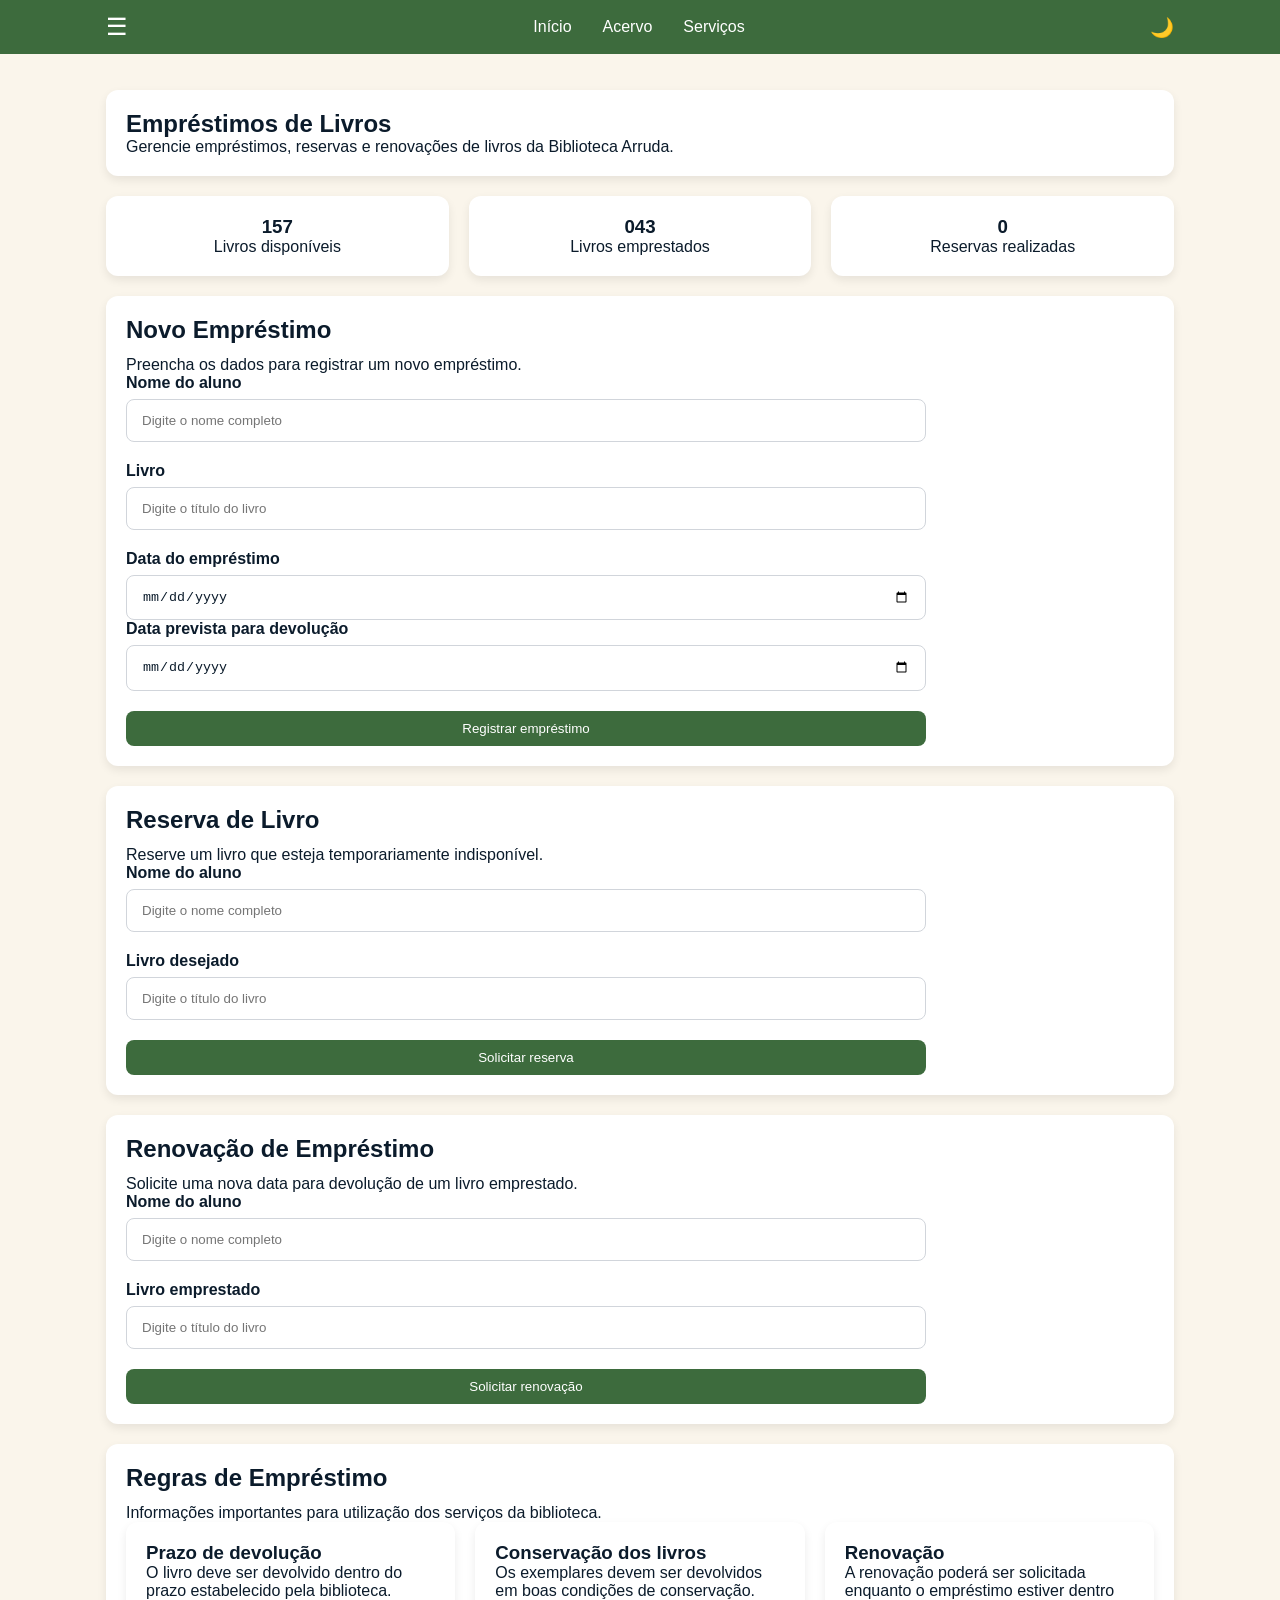
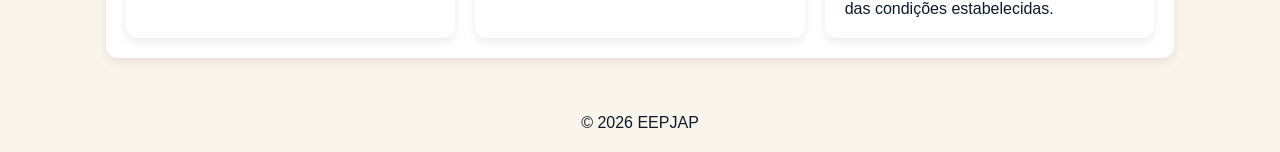
<file: emprestimos.html>
<!DOCTYPE html>
<html lang="pt-BR">

<head>

    <meta charset="UTF-8">

    <meta
        name="viewport"
        content="width=device-width, initial-scale=1.0">

    <title>Empréstimos - Biblioteca Arruda</title>

    <link
        rel="stylesheet"
        href="style.css">

</head>


<body>


<!-- MENU -->

<nav>

    <div class="nav-inner">

        <button
            class="menu-toggle"
            id="menu-toggle"
            aria-expanded="false">
            ☰
        </button>


        <div
            class="menu"
            id="main-menu">

            <a href="index.html">
                Início
            </a>

            <a href="acervo.html">
                Acervo
            </a>

            <a href="servico.html">
                Serviços
            </a>

        </div>


        <button id="tema-btn">
            Tema
        </button>

    </div>

</nav>



<!-- CONTEÚDO PRINCIPAL -->

<main class="container">


    <!-- CABEÇALHO -->

    <section class="page-intro">

        <h1>
            Empréstimos de Livros
        </h1>

        <p>
            Gerencie empréstimos, reservas e renovações
            de livros da Biblioteca Arruda.
        </p>

    </section>



    <!-- ESTATÍSTICAS -->

    <div class="stats">

        <div class="stat-card">

            <h3>
                157
            </h3>

            <p>
                Livros disponíveis
            </p>

        </div>


        <div class="stat-card">

            <h3>
                043
            </h3>

            <p>
                Livros emprestados
            </p>

        </div>


        <div class="stat-card">

            <h3>
                0
            </h3>

            <p>
                Reservas realizadas
            </p>

        </div>

    </div>



    <!-- NOVO EMPRÉSTIMO -->

    <section>

        <div class="section-header">

            <h2>
                Novo Empréstimo
            </h2>

            <p>
                Preencha os dados para registrar
                um novo empréstimo.
            </p>

        </div>


        <form
            id="form-emprestimo"
            class="library-form">


            <div class="form-group">

                <label for="aluno">
                    Nome do aluno
                </label>

                <input
                    type="text"
                    id="aluno"
                    name="aluno"
                    placeholder="Digite o nome completo"
                    required>

            </div>


            <div class="form-group">

                <label for="livro">
                    Livro
                </label>

                <input
                    type="text"
                    id="livro"
                    name="livro"
                    placeholder="Digite o título do livro"
                    required>

            </div>


            <div class="form-row">

                <div class="form-group">

                    <label for="data-emprestimo">
                        Data do empréstimo
                    </label>

                    <input
                        type="date"
                        id="data-emprestimo"
                        name="data-emprestimo"
                        required>

                </div>


                <div class="form-group">

                    <label for="data-devolucao">
                        Data prevista para devolução
                    </label>

                    <input
                        type="date"
                        id="data-devolucao"
                        name="data-devolucao"
                        required>

                </div>

            </div>


            <button
                type="submit"
                class="btn">

                Registrar empréstimo

            </button>


        </form>

    </section>



    <!-- RESERVA -->

    <section>

        <div class="section-header">

            <h2>
                Reserva de Livro
            </h2>

            <p>
                Reserve um livro que esteja
                temporariamente indisponível.
            </p>

        </div>


        <form
            id="form-reserva"
            class="library-form">


            <div class="form-group">

                <label for="nome-reserva">
                    Nome do aluno
                </label>

                <input
                    type="text"
                    id="nome-reserva"
                    name="nome-reserva"
                    placeholder="Digite o nome completo"
                    required>

            </div>


            <div class="form-group">

                <label for="livro-reserva">
                    Livro desejado
                </label>

                <input
                    type="text"
                    id="livro-reserva"
                    name="livro-reserva"
                    placeholder="Digite o título do livro"
                    required>

            </div>


            <button
                type="submit"
                class="btn">

                Solicitar reserva

            </button>


        </form>

    </section>



    <!-- RENOVAÇÃO -->

    <section>

        <div class="section-header">

            <h2>
                Renovação de Empréstimo
            </h2>

            <p>
                Solicite uma nova data para devolução
                de um livro emprestado.
            </p>

        </div>


        <form
            id="form-renovacao"
            class="library-form">


            <div class="form-group">

                <label for="aluno-renovacao">
                    Nome do aluno
                </label>

                <input
                    type="text"
                    id="aluno-renovacao"
                    name="aluno-renovacao"
                    placeholder="Digite o nome completo"
                    required>

            </div>


            <div class="form-group">

                <label for="livro-renovacao">
                    Livro emprestado
                </label>

                <input
                    type="text"
                    id="livro-renovacao"
                    name="livro-renovacao"
                    placeholder="Digite o título do livro"
                    required>

            </div>


            <button
                type="submit"
                class="btn">

                Solicitar renovação

            </button>


        </form>

    </section>



    <!-- REGRAS -->

    <section>

        <div class="section-header">

            <h2>
                Regras de Empréstimo
            </h2>

            <p>
                Informações importantes para utilização
                dos serviços da biblioteca.
            </p>

        </div>


        <div class="grid">


            <div class="card">

                <h3>
                    Prazo de devolução
                </h3>

                <p>
                    O livro deve ser devolvido dentro
                    do prazo estabelecido pela biblioteca.
                </p>

            </div>



            <div class="card">

                <h3>
                    Conservação dos livros
                </h3>

                <p>
                    Os exemplares devem ser devolvidos
                    em boas condições de conservação.
                </p>

            </div>



            <div class="card">

                <h3>
                    Renovação
                </h3>

                <p>
                    A renovação poderá ser solicitada
                    enquanto o empréstimo estiver dentro
                    das condições estabelecidas.
                </p>

            </div>


        </div>

    </section>


</main>



<!-- RODAPÉ -->

<footer>

    <p>
        © 2026 EEPJAP
    </p>

</footer>



<script src="script.js"></script>


</body>

</html>
</file>
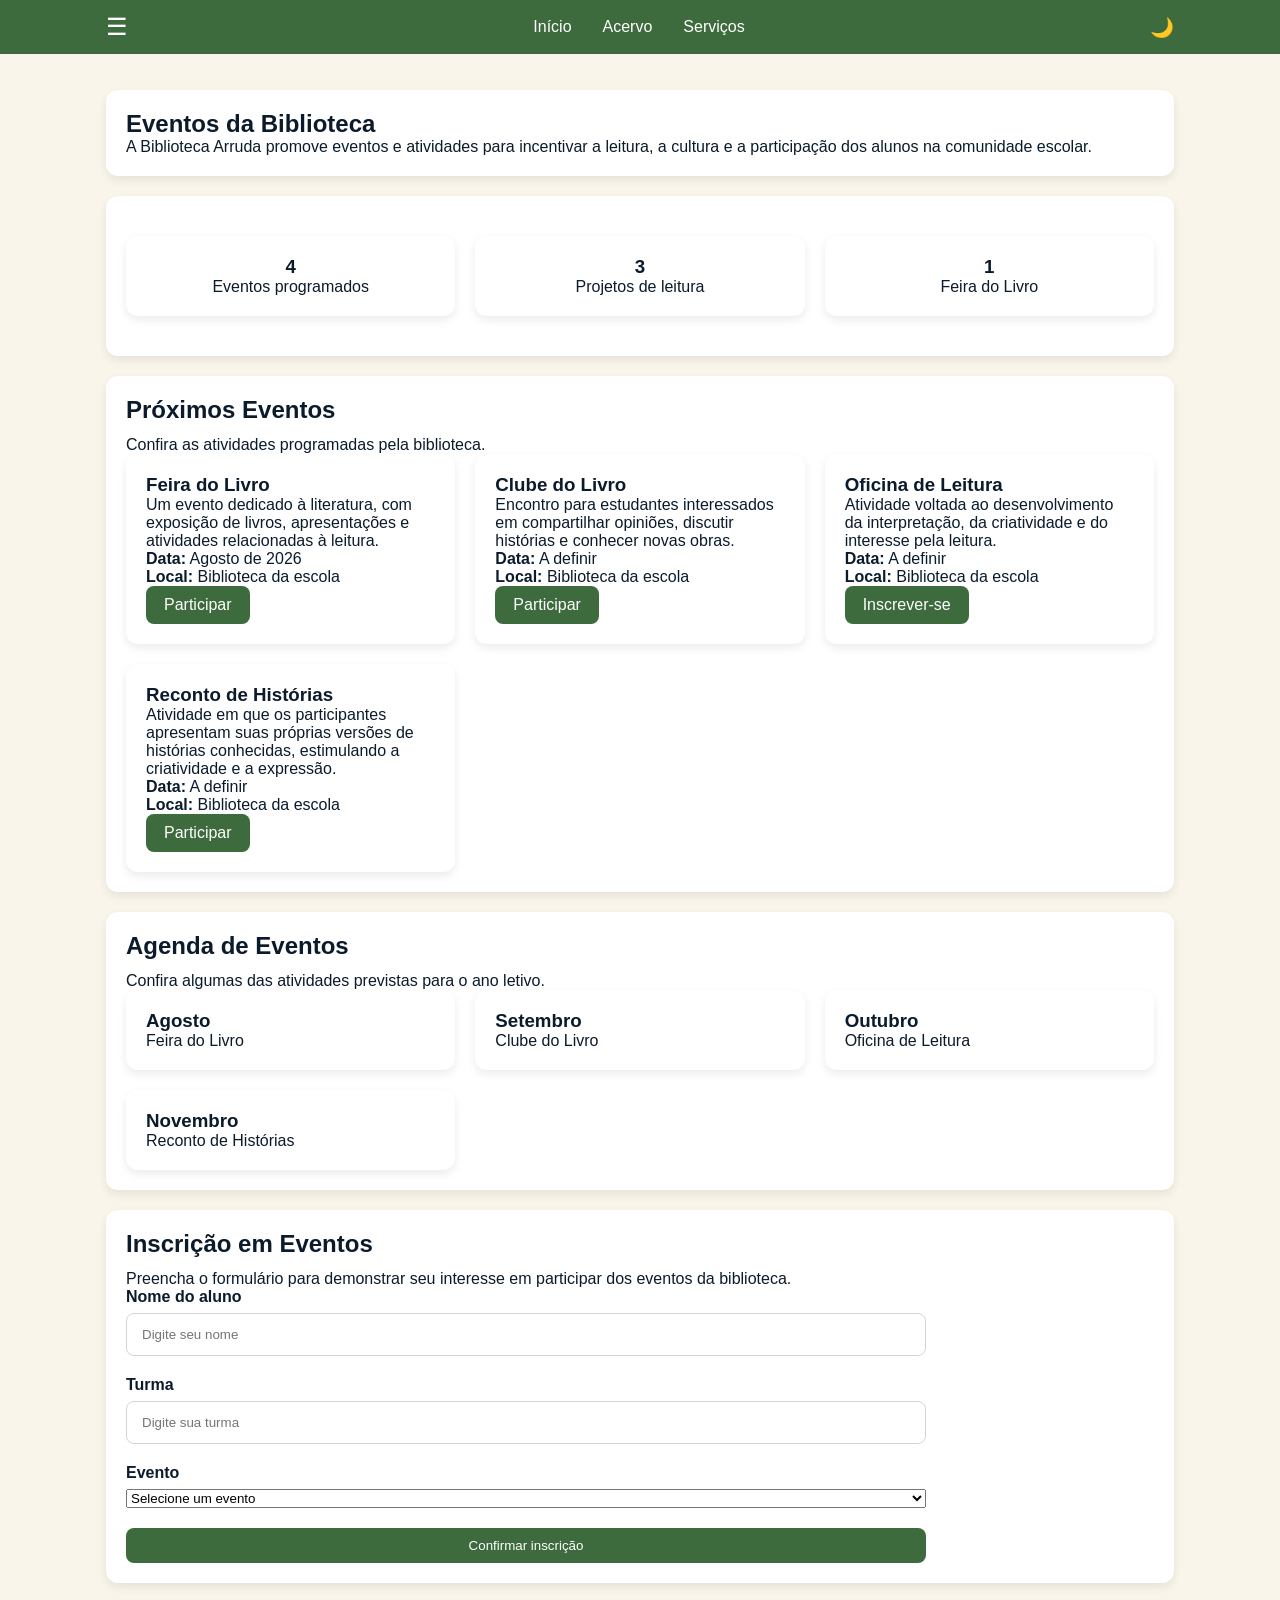
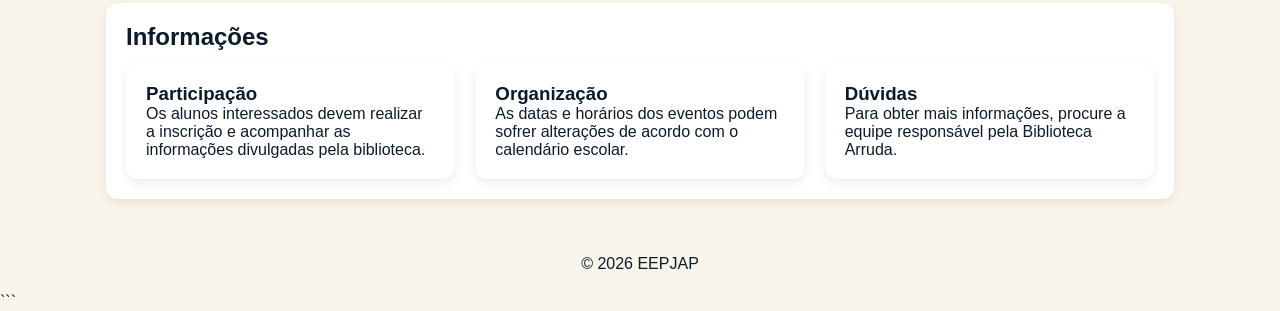
<file: eventos.html>
<!DOCTYPE html>

<html lang="pt-br">

<head>
    <meta charset="UTF-8">
    <meta name="viewport" content="width=device-width, initial-scale=1.0">

<title>Eventos - Biblioteca Arruda</title>

<link rel="stylesheet" href="style.css">

</head>

<body>

<!-- Menu -->
<nav>

    <div class="nav-inner">

        <button
            class="menu-toggle"
            id="menu-toggle"
            aria-expanded="false">
            ☰
        </button>

        <div class="menu" id="main-menu">

            <a href="index.html">
                Início
            </a>

            <a href="acervo.html">
                Acervo
            </a>

            <a href="servico.html">
                Serviços
            </a>

        </div>


        <button id="tema-btn">
            Tema
        </button>

    </div>

</nav>


<main class="container">

    <!-- Introdução -->
    <section class="page-intro">

        <h1>
            Eventos da Biblioteca
        </h1>

        <p>
            A Biblioteca Arruda promove eventos e atividades
            para incentivar a leitura, a cultura e a participação
            dos alunos na comunidade escolar.
        </p>

    </section>


    <!-- Estatísticas -->
    <section>

        <div class="stats">

            <div class="stat-card">

                <h3>
                    4
                </h3>

                <p>
                    Eventos programados
                </p>

            </div>


            <div class="stat-card">

                <h3>
                    3
                </h3>

                <p>
                    Projetos de leitura
                </p>

            </div>


            <div class="stat-card">

                <h3>
                    1
                </h3>

                <p>
                    Feira do Livro
                </p>

            </div>

        </div>

    </section>


    <!-- Eventos -->
    <section>

        <div class="section-header">

            <h2>
                Próximos Eventos
            </h2>

            <p>
                Confira as atividades programadas pela biblioteca.
            </p>

        </div>


        <div class="grid">


            <!-- Feira do Livro -->
            <div class="card">

                <h3>
                    Feira do Livro
                </h3>

                <p>
                    Um evento dedicado à literatura, com exposição
                    de livros, apresentações e atividades relacionadas
                    à leitura.
                </p>

                <p>
                    <strong>Data:</strong>
                    Agosto de 2026
                </p>

                <p>
                    <strong>Local:</strong>
                    Biblioteca da escola
                </p>

                <a
                    href="#inscricao"
                    class="btn">

                    Participar

                </a>

            </div>


            <!-- Clube do Livro -->
            <div class="card">

                <h3>
                    Clube do Livro
                </h3>

                <p>
                    Encontro para estudantes interessados em
                    compartilhar opiniões, discutir histórias
                    e conhecer novas obras.
                </p>

                <p>
                    <strong>Data:</strong>
                    A definir
                </p>

                <p>
                    <strong>Local:</strong>
                    Biblioteca da escola
                </p>

                <a
                    href="leitura.html#form-clube"
                    class="btn">

                    Participar

                </a>

            </div>


            <!-- Oficina de Leitura -->
            <div class="card">

                <h3>
                    Oficina de Leitura
                </h3>

                <p>
                    Atividade voltada ao desenvolvimento da
                    interpretação, da criatividade e do interesse
                    pela leitura.
                </p>

                <p>
                    <strong>Data:</strong>
                    A definir
                </p>

                <p>
                    <strong>Local:</strong>
                    Biblioteca da escola
                </p>

                <a
                    href="#inscricao"
                    class="btn">

                    Inscrever-se

                </a>

            </div>


            <!-- Reconto de Histórias -->
            <div class="card">

                <h3>
                    Reconto de Histórias
                </h3>

                <p>
                    Atividade em que os participantes apresentam
                    suas próprias versões de histórias conhecidas,
                    estimulando a criatividade e a expressão.
                </p>

                <p>
                    <strong>Data:</strong>
                    A definir
                </p>

                <p>
                    <strong>Local:</strong>
                    Biblioteca da escola
                </p>

                <a
                    href="#inscricao"
                    class="btn">

                    Participar

                </a>

            </div>

        </div>

    </section>


    <!-- Agenda -->
    <section>

        <div class="section-header">

            <h2>
                Agenda de Eventos
            </h2>

            <p>
                Confira algumas das atividades previstas
                para o ano letivo.
            </p>

        </div>


        <div class="grid">

            <div class="card">

                <h3>
                    Agosto
                </h3>

                <p>
                    Feira do Livro
                </p>

            </div>


            <div class="card">

                <h3>
                    Setembro
                </h3>

                <p>
                    Clube do Livro
                </p>

            </div>


            <div class="card">

                <h3>
                    Outubro
                </h3>

                <p>
                    Oficina de Leitura
                </p>

            </div>


            <div class="card">

                <h3>
                    Novembro
                </h3>

                <p>
                    Reconto de Histórias
                </p>

            </div>

        </div>

    </section>


    <!-- Inscrição -->
    <section id="inscricao">

        <div class="section-header">

            <h2>
                Inscrição em Eventos
            </h2>

            <p>
                Preencha o formulário para demonstrar seu
                interesse em participar dos eventos da biblioteca.
            </p>

        </div>


        <form
            class="library-form"
            id="form-evento">


            <div class="form-group">

                <label for="nome-evento">
                    Nome do aluno
                </label>

                <input
                    type="text"
                    id="nome-evento"
                    name="nome-evento"
                    placeholder="Digite seu nome"
                    required>

            </div>


            <div class="form-group">

                <label for="turma-evento">
                    Turma
                </label>

                <input
                    type="text"
                    id="turma-evento"
                    name="turma-evento"
                    placeholder="Digite sua turma"
                    required>

            </div>


            <div class="form-group">

                <label for="evento">
                    Evento
                </label>

                <select
                    id="evento"
                    name="evento"
                    required>

                    <option value="">
                        Selecione um evento
                    </option>

                    <option value="feira-do-livro">
                        Feira do Livro
                    </option>

                    <option value="clube-do-livro">
                        Clube do Livro
                    </option>

                    <option value="oficina-de-leitura">
                        Oficina de Leitura
                    </option>

                    <option value="reconto-de-historias">
                        Reconto de Histórias
                    </option>

                </select>

            </div>


            <button
                type="submit"
                class="btn">

                Confirmar inscrição

            </button>

        </form>

    </section>


    <!-- Informações -->
    <section>

        <div class="section-header">

            <h2>
                Informações
            </h2>

        </div>


        <div class="grid">

            <div class="card">

                <h3>
                    Participação
                </h3>

                <p>
                    Os alunos interessados devem realizar
                    a inscrição e acompanhar as informações
                    divulgadas pela biblioteca.
                </p>

            </div>


            <div class="card">

                <h3>
                    Organização
                </h3>

                <p>
                    As datas e horários dos eventos podem
                    sofrer alterações de acordo com o calendário
                    escolar.
                </p>

            </div>


            <div class="card">

                <h3>
                    Dúvidas
                </h3>

                <p>
                    Para obter mais informações, procure a
                    equipe responsável pela Biblioteca Arruda.
                </p>

            </div>

        </div>

    </section>

</main>


<!-- Rodapé -->
<footer>

    <p>
        © 2026 EEPJAP
    </p>

</footer>


<script src="script.js"></script>
```

</body>

</html>
</file>
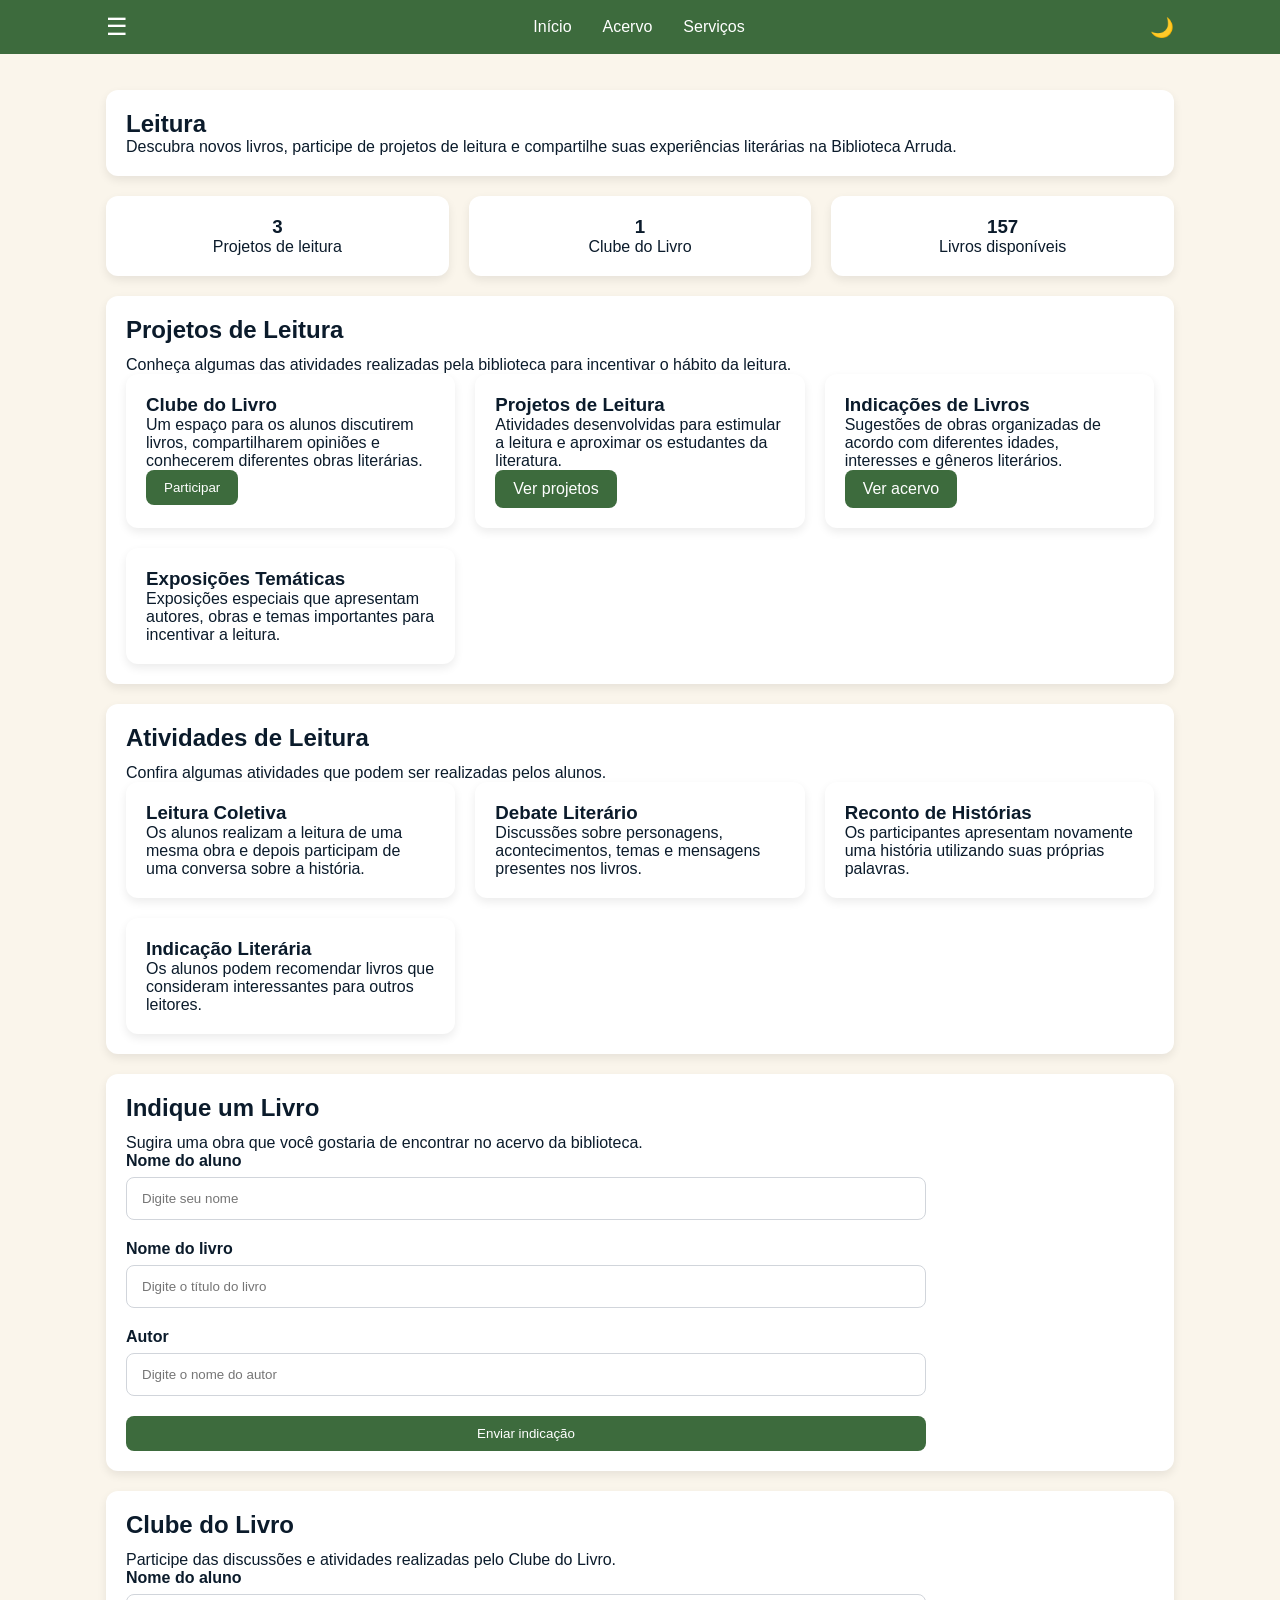
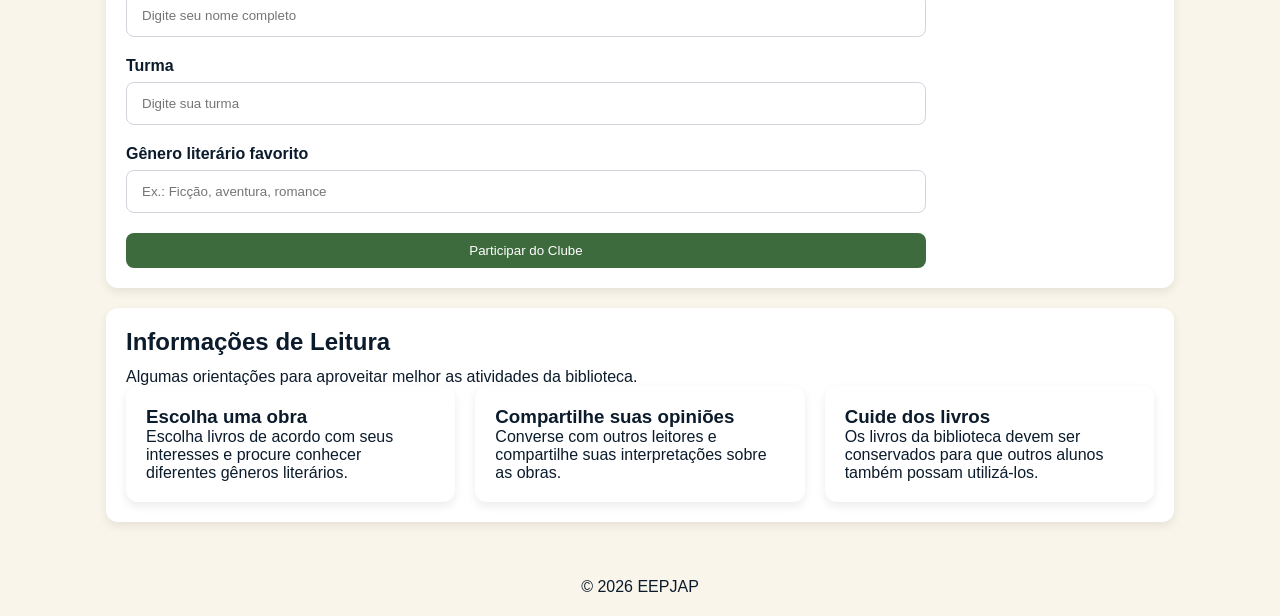
<file: leitura.html>
<!DOCTYPE html>

<html lang="pt-BR">

<head>

<meta charset="UTF-8">

<meta
    name="viewport"
    content="width=device-width, initial-scale=1.0">

<title>Leitura - Biblioteca Arruda</title>

<link
    rel="stylesheet"
    href="style.css">

</head>

<body>

<nav>

<div class="nav-inner">

    <button
            class="menu-toggle"
            id="menu-toggle"
            aria-expanded="false">
            ☰
        </button>


    <div
        class="menu"
        id="main-menu">

        <a href="index.html">
            Início
        </a>

        <a href="acervo.html">
            Acervo
        </a>

        <a href="servico.html">
            Serviços
        </a>

    </div>


    <button id="tema-btn">

        Tema

    </button>

</div>

</nav>

<main class="container">

<section class="page-intro">

    <h1>
        Leitura
    </h1>

    <p>
        Descubra novos livros, participe de projetos
        de leitura e compartilhe suas experiências
        literárias na Biblioteca Arruda.
    </p>

</section>


<div class="stats">


    <div class="stat-card">

        <h3>
            3
        </h3>

        <p>
            Projetos de leitura
        </p>

    </div>


    <div class="stat-card">

        <h3>
            1
        </h3>

        <p>
            Clube do Livro
        </p>

    </div>


    <div class="stat-card">

        <h3>
            157
        </h3>

        <p>
            Livros disponíveis
        </p>

    </div>


</div>


<section>


    <div class="section-header">

        <h2>
            Projetos de Leitura
        </h2>

        <p>
            Conheça algumas das atividades realizadas
            pela biblioteca para incentivar o hábito
            da leitura.
        </p>

    </div>


    <div class="grid">


        <div class="card">

            <h3>
                Clube do Livro
            </h3>

            <p>
                Um espaço para os alunos discutirem
                livros, compartilharem opiniões e
                conhecerem diferentes obras literárias.
            </p>


            <button
                class="btn"
                onclick="document.getElementById('form-clube').scrollIntoView({behavior:'smooth'})">

                Participar

            </button>

        </div>


        <div class="card">

            <h3>
                Projetos de Leitura
            </h3>

            <p>
                Atividades desenvolvidas para estimular
                a leitura e aproximar os estudantes
                da literatura.
            </p>


            <a
                href="#projetos"
                class="btn">

                Ver projetos

            </a>

        </div>


        <div class="card">

            <h3>
                Indicações de Livros
            </h3>

            <p>
                Sugestões de obras organizadas de acordo
                com diferentes idades, interesses e
                gêneros literários.
            </p>


            <a
                href="acervo.html"
                class="btn">

                Ver acervo

            </a>

        </div>


        <div class="card">

            <h3>
                Exposições Temáticas
            </h3>

            <p>
                Exposições especiais que apresentam
                autores, obras e temas importantes
                para incentivar a leitura.
            </p>

        </div>


    </div>

</section>


<section id="projetos">


    <div class="section-header">

        <h2>
            Atividades de Leitura
        </h2>

        <p>
            Confira algumas atividades que podem ser
            realizadas pelos alunos.
        </p>

    </div>


    <div class="grid">


        <div class="card">

            <h3>
                Leitura Coletiva
            </h3>

            <p>
                Os alunos realizam a leitura de uma
                mesma obra e depois participam de uma
                conversa sobre a história.
            </p>

        </div>


        <div class="card">

            <h3>
                Debate Literário
            </h3>

            <p>
                Discussões sobre personagens,
                acontecimentos, temas e mensagens
                presentes nos livros.
            </p>

        </div>


        <div class="card">

            <h3>
                Reconto de Histórias
            </h3>

            <p>
                Os participantes apresentam novamente
                uma história utilizando suas próprias
                palavras.
            </p>

        </div>


        <div class="card">

            <h3>
                Indicação Literária
            </h3>

            <p>
                Os alunos podem recomendar livros
                que consideram interessantes para
                outros leitores.
            </p>

        </div>


    </div>

</section>


<section>


    <div class="section-header">

        <h2>
            Indique um Livro
        </h2>

        <p>
            Sugira uma obra que você gostaria de
            encontrar no acervo da biblioteca.
        </p>

    </div>


    <form
        id="form-indicacao"
        class="library-form">


        <div class="form-group">

            <label for="nome-indicacao">
                Nome do aluno
            </label>

            <input
                type="text"
                id="nome-indicacao"
                name="nome-indicacao"
                placeholder="Digite seu nome"
                required>

        </div>


        <div class="form-group">

            <label for="livro-indicacao">
                Nome do livro
            </label>

            <input
                type="text"
                id="livro-indicacao"
                name="livro-indicacao"
                placeholder="Digite o título do livro"
                required>

        </div>


        <div class="form-group">

            <label for="autor-indicacao">
                Autor
            </label>

            <input
                type="text"
                id="autor-indicacao"
                name="autor-indicacao"
                placeholder="Digite o nome do autor"
                required>

        </div>


        <button
            type="submit"
            class="btn">

            Enviar indicação

        </button>


    </form>

</section>


<section>


    <div class="section-header">

        <h2>
            Clube do Livro
        </h2>

        <p>
            Participe das discussões e atividades
            realizadas pelo Clube do Livro.
        </p>

    </div>


    <form
        id="form-clube"
        class="library-form">


        <div class="form-group">

            <label for="nome-clube">
                Nome do aluno
            </label>

            <input
                type="text"
                id="nome-clube"
                name="nome-clube"
                placeholder="Digite seu nome completo"
                required>

        </div>


        <div class="form-group">

            <label for="turma-clube">
                Turma
            </label>

            <input
                type="text"
                id="turma-clube"
                name="turma-clube"
                placeholder="Digite sua turma"
                required>

        </div>


        <div class="form-group">

            <label for="genero-clube">
                Gênero literário favorito
            </label>

            <input
                type="text"
                id="genero-clube"
                name="genero-clube"
                placeholder="Ex.: Ficção, aventura, romance"
                required>

        </div>


        <button
            type="submit"
            class="btn">

            Participar do Clube

        </button>


    </form>

</section>


<section>


    <div class="section-header">

        <h2>
            Informações de Leitura
        </h2>

        <p>
            Algumas orientações para aproveitar
            melhor as atividades da biblioteca.
        </p>

    </div>


    <div class="grid">


        <div class="card">

            <h3>
                Escolha uma obra
            </h3>

            <p>
                Escolha livros de acordo com seus
                interesses e procure conhecer
                diferentes gêneros literários.
            </p>

        </div>


        <div class="card">

            <h3>
                Compartilhe suas opiniões
            </h3>

            <p>
                Converse com outros leitores e
                compartilhe suas interpretações
                sobre as obras.
            </p>

        </div>


        <div class="card">

            <h3>
                Cuide dos livros
            </h3>

            <p>
                Os livros da biblioteca devem ser
                conservados para que outros alunos
                também possam utilizá-los.
            </p>

        </div>


    </div>

</section>

</main>

<footer>

<p>
    © 2026 EEPJAP
</p>

</footer>

<script src="script.js"></script>

</body>

</html>
</file>
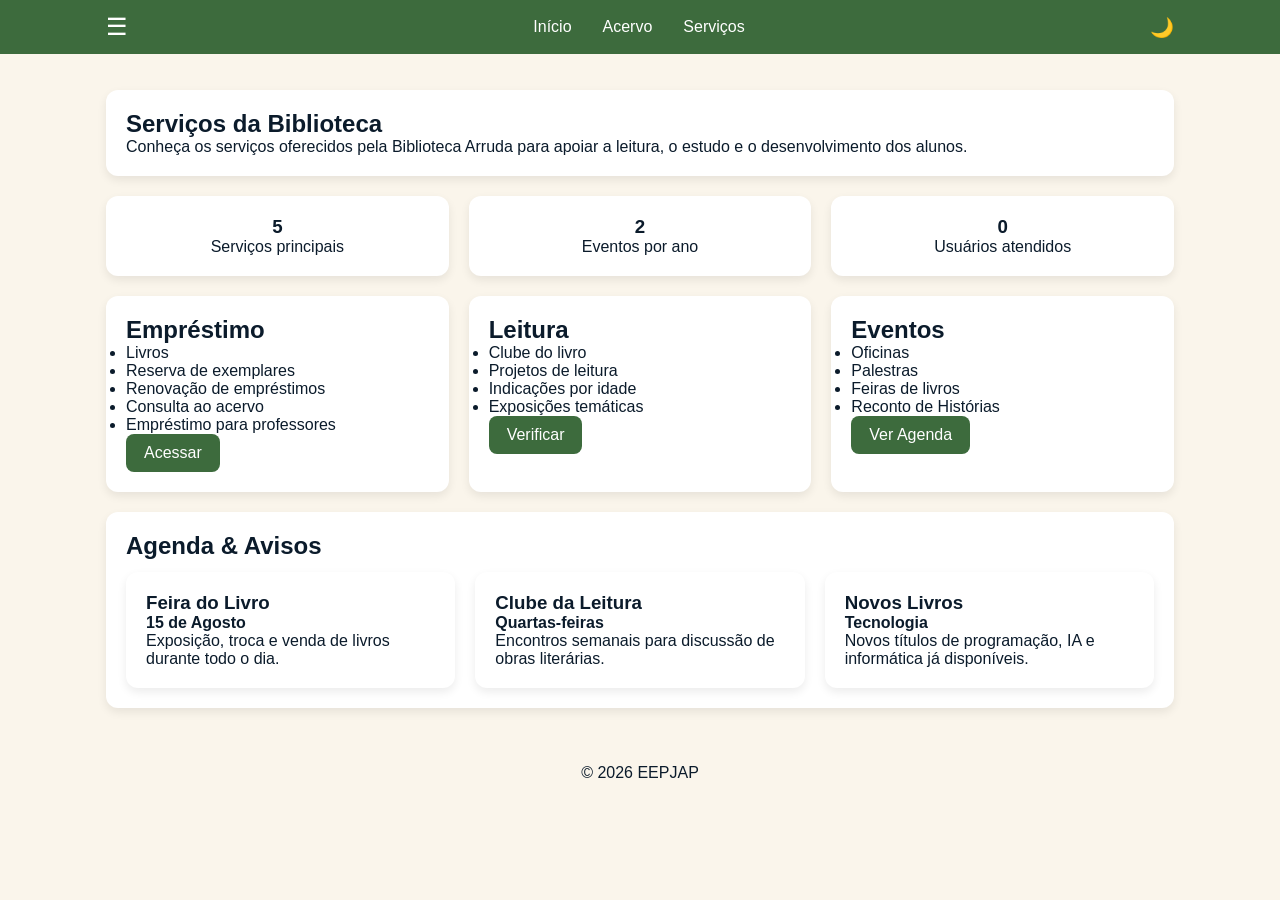
<file: servico.html>
<!DOCTYPE html>
<html lang="pt-BR">
<head>
    <meta charset="UTF-8">
    <meta name="viewport" content="width=device-width, initial-scale=1.0">
    <title>Serviços - Biblioteca Arruda</title>

    <link rel="stylesheet" href="style.css">
</head>
<body>

<nav>
    <div class="nav-inner">

        <button
            class="menu-toggle"
            id="menu-toggle"
            aria-expanded="false">
            ☰
        </button>

        <div class="menu" id="main-menu">
            <a href="index.html">Início</a>
            <a href="acervo.html">Acervo</a>
            <a href="servico.html">Serviços</a>
        </div>

        <button id="tema-btn">
            🌙
        </button>

    </div>
</nav>

<main class="container">

    <section>

        <h1>Serviços da Biblioteca</h1>

        <p>
            Conheça os serviços oferecidos pela Biblioteca Arruda
            para apoiar a leitura, o estudo e o desenvolvimento
            dos alunos.
        </p>

    </section>

    <div class="stats">

        <div class="stat-card">
            <h3>5</h3>
            <p>Serviços principais</p>
        </div>

        <div class="stat-card">
            <h3>2</h3>
            <p>Eventos por ano</p>
        </div>

        <div class="stat-card">
            <h3>0</h3>
            <p>Usuários atendidos</p>
        </div>

    </div>

    <div class="grid">

        <div class="card">

            <h2>Empréstimo</h2>

            <ul>
                <li>Livros</li>
                <li>Reserva de exemplares</li>
                <li>Renovação de empréstimos</li>
                <li>Consulta ao acervo</li>
                <li>Empréstimo para professores</li>
            </ul>

            <a href="emprestimos.html" class="btn">
                 Acessar
            </a>
        </div>

        <div class="card">

            <h2>Leitura</h2>

            <ul>
                <li>Clube do livro</li>
                <li>Projetos de leitura</li>
                <li>Indicações por idade</li>
                <li>Exposições temáticas</li>
            </ul>
                <a href="leitura.html" class="btn">
                 Verificar
            </a>
        </div>

        <div class="card">

            <h2>Eventos</h2>

            <ul>
                <li>Oficinas</li>
                <li>Palestras</li>
                <li>Feiras de livros</li>
                <li>Reconto de Histórias</li>
            </ul>

            <a href="eventos.html" class="btn">
                 Ver Agenda
            </a>

        </div>

    </div>

    <section>

        <h2>Agenda & Avisos</h2>

        <div class="grid">

            <div class="card">
                <h3>Feira do Livro</h3>
                <p><strong>15 de Agosto</strong></p>
                <p>
                    Exposição, troca e venda de livros durante
                    todo o dia.
                </p>
            </div>

            <div class="card">
                <h3>Clube da Leitura</h3>
                <p><strong>Quartas-feiras</strong></p>
                <p>
                    Encontros semanais para discussão de
                    obras literárias.
                </p>
            </div>

            <div class="card">
                <h3>Novos Livros</h3>
                <p><strong>Tecnologia</strong></p>
                <p>
                    Novos títulos de programação, IA e
                    informática já disponíveis.
                </p>
            </div>

        </div>

    </section>

</main>

<footer>
    <p>© 2026 EEPJAP</p>
</footer>

<script src="script.js"></script>

</body>
</html>
</file>
<file: style.css>
/* ======================================================
   1. VARIÁVEIS GLOBAIS
   Cores e configurações reutilizadas em todo o site.
====================================================== */

:root{
    --primary: rgb(61, 107, 61);
    --primary-dark: #3d6b3d;

    --bg: rgb(250, 245, 235);
    --card: #ffffff;

    --text: #0b1b2b;
    --border: #d1d5db;

    --shadow: 0 4px 10px rgba(0,0,0,0.08);
}


/* ======================================================
   2. RESET
   Remove margens e espaçamentos padrão do navegador.
====================================================== */

*{
    margin:0;
    padding:0;
    box-sizing:border-box;
}


/* ======================================================
   3. LAYOUT GERAL
   Configurações básicas do corpo da página.
====================================================== */

body{
    font-family: Arial, Helvetica, sans-serif;
    background: var(--bg);
    color: var(--text);
    min-height:100vh;
}

.container{
    max-width:1100px;
    margin:auto;
    padding:16px;
}


/* ======================================================
   4. CABEÇALHO (HEADER)
   Banner e logo da biblioteca.
====================================================== */

header{
    background:
        linear-gradient(
            90deg,
            var(--primary),
            var(--primary-dark)
        );

    color:white;
    padding:20px;
}

header img{
    max-width:100%;
    height:auto;
    display:block;
    margin:auto;
}


/* ======================================================
   5. NAVEGAÇÃO
   Menu principal do site.
====================================================== */

nav{
    background:var(--primary-dark);
}

.nav-inner{
    max-width:1100px;
    margin:auto;
    padding:10px 16px;

    display:flex;
    justify-content:space-between;
    align-items:center;
}

.menu{
    display:flex;
    gap:15px;
}

.menu a{
    color:white;
    text-decoration:none;
    padding:8px;
    border-radius:6px;
}

.menu a:hover{
    background:rgba(255,255,255,0.15);
}

.menu-toggle,
#tema-btn{
    background:none;
    border:none;
    color:white;
    cursor:pointer;
}

.menu-toggle{
    font-size:1.5rem;
}

#tema-btn{
    font-size:1.2rem;
}


/* ======================================================
   6. LINKS E SEÇÕES
   Estilização dos blocos de conteúdo.
====================================================== */

a{
    color:inherit;
    text-decoration:none;
}

section{
    background:var(--card);
    padding:20px;
    margin:20px 0;
    border-radius:12px;
    box-shadow:var(--shadow);
}

section h2{
    margin-bottom:12px;
}


/* ======================================================
   7. ESTATÍSTICAS
   Cards da página inicial.
====================================================== */

.stats{
    display:flex;
    gap:20px;
    flex-wrap:wrap;
    margin:20px 0;
}

.stat-card{
    flex:1;
    min-width:180px;

    background:var(--card);
    padding:20px;

    border-radius:12px;
    text-align:center;

    box-shadow:var(--shadow);
    transition:.3s;
}

.stat-card:hover{
    transform:translateY(-5px);
}


/* ======================================================
   8. CARROSSEL
   Livros em destaque da página inicial.
====================================================== */

.carousel{
    display:flex;
    align-items:center;
    gap:12px;
    width:100%;
    padding:8px 0;
}

.carousel-track{
    display:flex;
    gap:16px;
    flex:1;
    padding:8px 4px;

    overflow:hidden;
    scroll-behavior:smooth;
}

.carousel-track > *{
    min-width: 220px;
    flex: 0 0 220px;
    border-radius:18px;
}

.carousel-btn{
    width:36px;
    height:46px;

    border:none;
    border-radius:14px;

    background:var(--primary);
    color:white;
    font-size:1.25rem;
    font-weight:700;

    cursor:pointer;
    box-shadow:0 8px 18px rgba(61,107,61,0.18);
    transition:transform .25s ease, box-shadow .25s ease;
}

.carousel-btn:hover{
    transform:translateY(-2px);
    box-shadow:0 10px 20px rgba(61,107,61,0.24);
}

.carousel-btn:hover{
    background:var(--primary-dark);
}

.ver-acervo{
    background: var(--primary);
    text-align: center;
    display: flex;
    align-items: center;
    justify-content: center;
    transition: 0.3s;
}

.ver-acervo a{
    display:flex;
    align-items:center;
    justify-content:center;
    text-decoration: none;
    color: white;
    width: 100%;
    font-size: 42px;
}

.acervo-icon{
    font-size: 45px;
    margin-bottom: 15px;
}

.ver-acervo h3{
    font-size: 18px;
    margin-bottom: 10px;
}

.ver-acervo p{
    font-size: 13px;
    margin-bottom: 18px;
    opacity: 0.9;
}

.acervo-link{
    display: inline-block;
    padding: 7px 14px;
    border: 1px solid white;
    border-radius: 6px;
    font-size: 13px;
    transition: 0.3s;
}

.ver-acervo:hover{
    transform: translateY(-5px);
    box-shadow: var(--shadow);
}

.ver-acervo:hover .acervo-link{
    background: white;
    color: var(--primary);
}

/* ======================================================
   9. ACERVO
   Pesquisa, filtros e livros.
====================================================== */

.search-box{
    width:100%;
    padding:12px;

    margin-top:10px;

    border:1px solid var(--border);
    border-radius:8px;

    background:var(--card);
    color:var(--text);
}

.filters{
    display:flex;
    gap:10px;
    flex-wrap:wrap;

    margin:20px;
}

.filter-btn{
    padding:10px 15px;

    border:none;
    border-radius:20px;

    background:var(--card);
    color:var(--text);

    cursor:pointer;
    box-shadow:var(--shadow);
}

.filter-btn.active{
    background:var(--primary);
    color:white;
}


/* Grid dos Livros */

.books-grid{
    display:grid;
    grid-template-columns:
        repeat(auto-fit,minmax(220px,1fr));

    gap:20px;
    padding:20px;
}

.book-card{
    background:var(--card);

    border-radius:12px;
    overflow:hidden;

    box-shadow:var(--shadow);
    transition:.3s;
}

.book-card:hover{
    transform:translateY(-5px);
}


/* Capa do Livro */

.book-cover{
    width:100%;
    height:220px;

    display:flex;
    justify-content:center;
    align-items:center;

    overflow:hidden;
}

.book-cover img{
    max-width:90%;
    max-height:90%;

    object-fit:contain;
}

.book-info{
    padding:15px;
}

.book-title{
    font-weight:bold;
}

.book-author{
    color:#666;
    margin:5px 0;
}


/* Status */

.book-status{
    padding:5px 10px;
    border-radius:12px;
    font-size:.8rem;
}

.available{
    background:#dcfce7;
    color:#166534;
}

.borrowed{
    background:#fee2e2;
    color:#991b1b;
}


/* ======================================================
   10. SERVIÇOS
   Cards da página de serviços.
====================================================== */

.grid{
    display:grid;
    grid-template-columns:
        repeat(auto-fit,minmax(250px,1fr));

    gap:20px;
}

.card{
    background:var(--card);

    padding:20px;
    border-radius:12px;

    box-shadow:var(--shadow);

    transition:.3s;
}

.card:hover{
    transform:translateY(-5px);
}


/* ======================================================
   11. FORMULÁRIOS
   Página de empréstimos e cadastro.
====================================================== */

.library-form{
    display:flex;
    flex-direction:column;
    gap:20px;

    max-width:800px;
}

.form-group{
    display:flex;
    flex-direction:column;
    gap:7px;
}

.form-group label{
    font-weight:bold;
}

.form-group input{
    width:100%;
    padding:13px 15px;

    border:1px solid var(--border);
    border-radius:8px;

    background:var(--card);
    color:var(--text);
}


/* ======================================================
   12. BOTÕES
   Todos os botões do sistema.
====================================================== */

.btn,
button.btn,
a.btn{

    display:inline-flex;
    align-items:center;
    justify-content:center;

    padding:10px 18px;

    background:var(--primary);
    color:white;

    border:none;
    border-radius:8px;

    cursor:pointer;
    transition:.3s;
}

.btn:hover,
button.btn:hover,
a.btn:hover{

    background:var(--primary-dark);
    transform:translateY(-2px);
}


/* ======================================================
   13. RODAPÉ
====================================================== */

footer{
    width:100%;
    margin-top:auto;

    padding:20px;
    text-align:center;

    color:var(--text);
}


/* ======================================================
   14. TEMA ESCURO
   Ativado pelo JavaScript.
====================================================== */

.dark-mode{

    --bg:#121212;
    --card:#1f1f1f;
    --text:#ffffff;

    --border:#3a3a3a;

    --shadow:
        0 4px 10px rgba(0,0,0,.35);
}

.dark-mode nav{
    background:#244424;
}

.dark-mode section,
.dark-mode .stat-card,
.dark-mode .book-card,
.dark-mode .card{
    background:var(--card);
    color:var(--text);
}

.dark-mode footer{
    color:var(--text);
}


/* ======================================================
   15. RESPONSIVIDADE
   Ajustes para celular.
====================================================== */

@media(max-width:700px){

    .menu{
        display:none;
        flex-direction:column;
    }

    .menu.active{
        display:flex;
    }

    .stats{
        flex-direction:column;
    }

    .form-row{
        grid-template-columns:1fr;
    }

    .library-form .btn{
        width:100%;
    }
}
</file>
